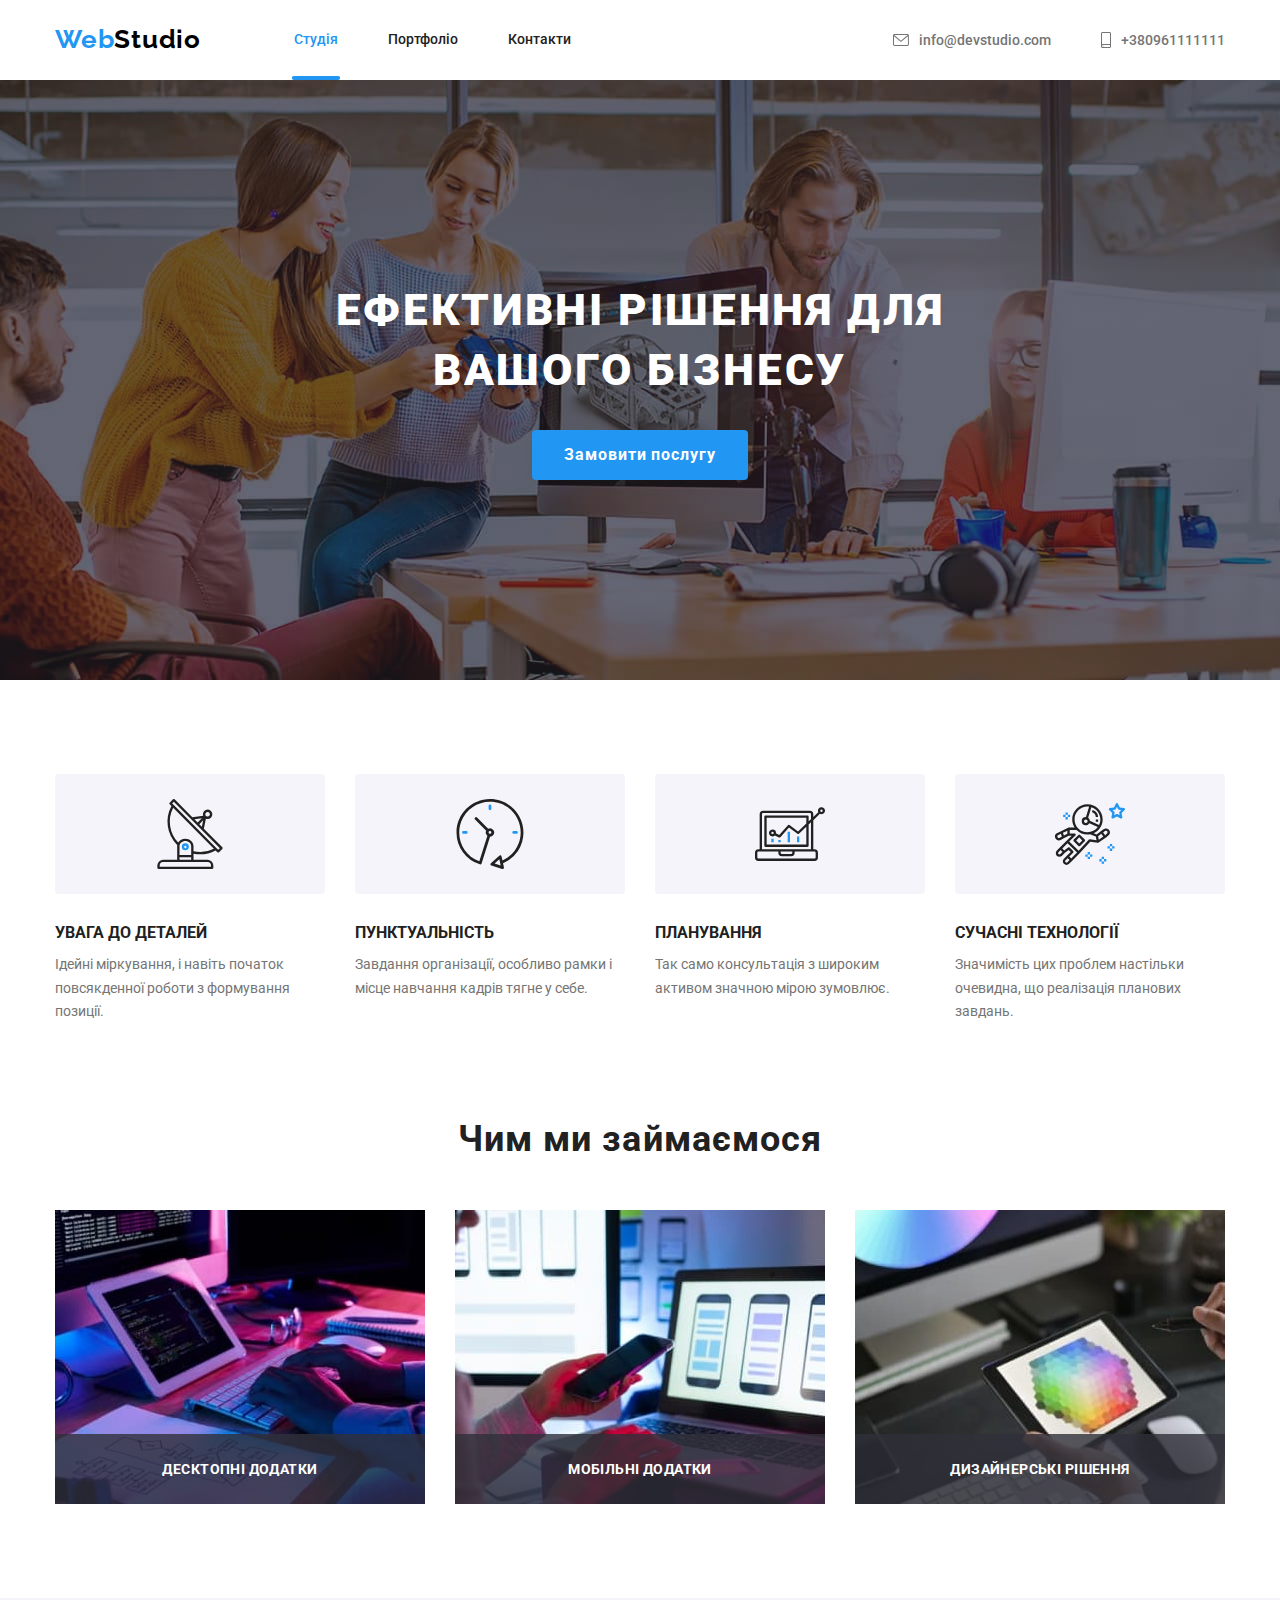
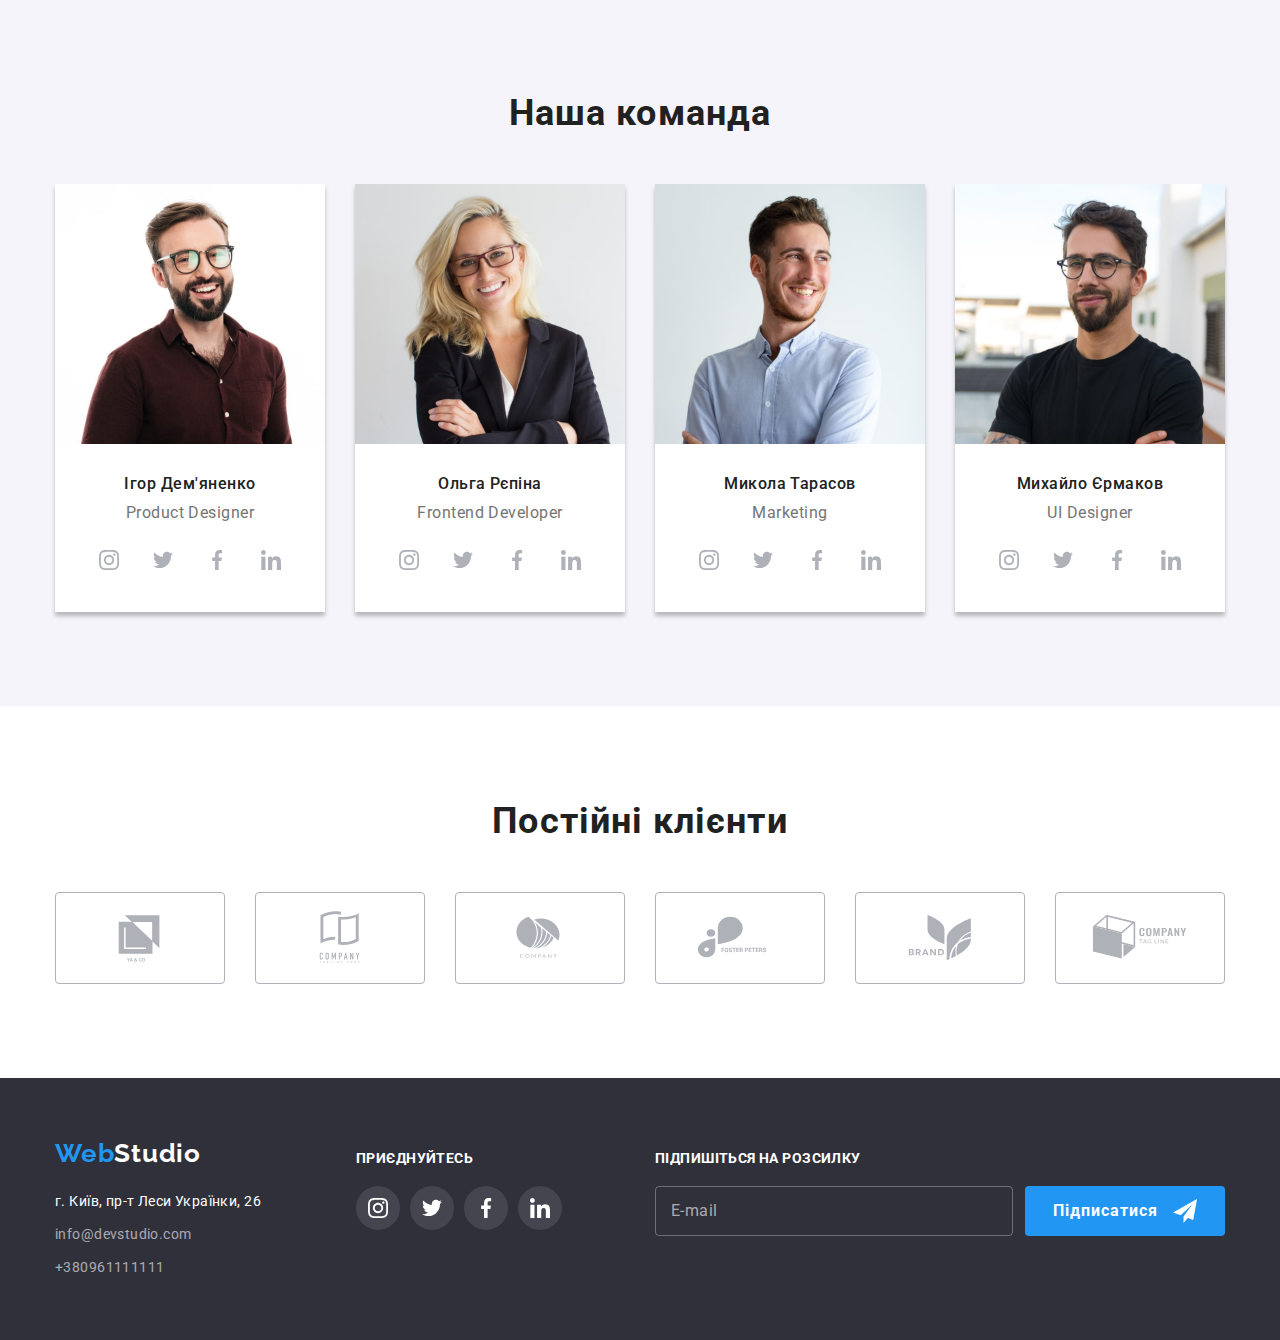
<file: index.html>
<!DOCTYPE html>
    <html lang="uk">
    <head>
        <meta charset="UTF-8">
        <meta http-equiv="X-UA-Compatible" content="IE=edge">
        <meta name="viewport" content="width=device-width, initial-scale=1.0">
        <link rel="preconnect" href="https://fonts.googleapis.com">
        <link rel="preconnect" href="https://fonts.gstatic.com" crossorigin>
        <link href="https://fonts.googleapis.com/css2?family=Raleway:wght@700&family=Roboto:wght@400;500;700;900&display=swap" rel="stylesheet">
        <link rel="stylesheet" href="https://cdnjs.cloudflare.com/ajax/libs/modern-normalize/1.1.0/modern-normalize.min.css">
        <link rel="stylesheet" href="./css/main.min.css">
        <title>Студія</title>
    </head>
    <body>
    <!--Шапка-->
    
        <header class="header">
            <div class="container header__container">
            <div class="header__logo">
                <a class="link logo" href="./index.html">Web<span class="logo__part">Studio</span></a>
                </div>
                <nav class="navigation navigation__flex">
                    <ul class="list list__menu">
                    <li class="nav-item"><a class="link current nav-item__link" href="./index.html">Студія</a></li>
                    <li class="nav-item"><a class="link nav-item__link" href="./portfollio.html">Портфоліо</a></li>
                    <li class="nav-item"><a class="link nav-item__link" href="#">Контакти</a></li>
                </ul>
            </nav>
            <ul class="list address address__flex ">
                <li class="contact"><a class="link contact__link" href="mailto:info@devstudio.com">
                    <svg class="contact__icons" width="16" height="12">
                        <use href="./images/icons.svg#icon-envelope"></use>
                    </svg>
                    info@devstudio.com</a></li>
                <li class="contact"><a class="link contact__link" href="tel:+380961111111">
                    <svg class="contact__icons" width="10" height="16">
                        <use href="./images/icons.svg#icon-smartphone"></use>
                    </svg>
                    +380961111111</a></li>
                </ul>
                <button class="header__btn" type="button" data-menu-open>
                    <svg class="header__btn-icons" width="24" height="16">
                        <use href="./images/icons.svg#icon-menu_24px"></use>
                    </svg>
                </button>
            </div>
            <div class=" mob-menu is-hidden" data-menu>
                <div class="container-mob">
                <button class="mob-btn-close" type="button" data-menu-close>
                    <svg class="mob-btn-icons" width="40" height="40">
                        <use href="./images/icons.svg#icon-close-black"></use>
                    </svg>
                </button>
                <ul class="list list-mob-menu">
                    <li class="mob-item"><a class="link mob-item__link" href="./index.html">Студія</a></li>
                    <li class="mob-item"><a class="link mob-item__link" href="./portfollio.html">Портфоліо</a></li>
                    <li class="mob-item"><a class="link mob-item__link" href="#">Контакти</a></li>
                </ul>
                <div class="contact-mob-menu">
                <ul class="list address-mob ">
                    <li class="contact-mob"><a class="link contact-mob__link" href="tel:+380961111111">
                        +380961111111</a></li>
                    <li class="contact-mob"><a class="link contact-mail__link" href="mailto:info@devstudio.com">
                    info@devstudio.com</a></li>
                   
                    </ul>
                <ul class="list soc-mob-menu">
                    <li class="soc-mob"><a class="link soc-mob-link"
                        href="#">Instagram
                        </a></li>
                    <li class="soc-mob"><a class="link soc-mob-link"
                        href="#">Twitter
                    </a></li>
                    <li class="soc-mob"><a class="link soc-mob-link"
                        href="#">Facebook
                    </a></li>
                    <li class="soc-mob"><a class="link soc-mob-link"
                        href="#">LinkedIn
                    </a></li>
                </ul>
            </div>
            </div>
            </div>
        </header>

        <!--Основний контент-->
        <main>
            <!--Hero-->
    <section class="hero hero__section">
        <div class="container">

        <h1 class="hero__title">Ефективні рішення для вашого бізнесу</h1>
        <button class="btn hero__button" type="button" data-modal-open>Замовити послугу</button>
        </div>
    </section>

    <!--Skills-->
    <section class="section section__skills skills">
        <div class="container">
        <h2  hidden>Наші переваги</h2>
        <ul class="list skills__flex">
            <li class="skills__item skills__icon-antenna">
                <h3 class="skills__title">УВАГА ДО ДЕТАЛЕЙ</h3>
                <p class="skills__p">Ідейні міркування, і навіть початок повсякденної роботи з формування позиції.</p>
            </li>
            
            <li class="skills__item skills__icon-clock">
                <h3 class="skills__title">ПУНКТУАЛЬНІСТЬ</h3>
                <p class="skills__p">Завдання організації, особливо рамки і місце навчання кадрів тягне у себе.</p>
            </li>

            <li class="skills__item skills__icon-diagram">
                <h3 class="skills__title">ПЛАНУВАННЯ</h3>
                <p class="skills__p">Так само консультація з широким активом значною мірою зумовлює.</p>
            </li>

            <li class="skills__item skills__icon-astronaut">
                <h3 class="skills__title">СУЧАСНІ ТЕХНОЛОГІЇ</h3>
                <p class="skills__p">Значимість цих проблем настільки очевидна, що реалізація планових завдань.</p>
            </li>
        </ul>
    </div>
    </section>

    <!--Work-->
     <section class="section work">
        <div class="container">
        <h2 class="section__title">Чим ми займаємося</h2>
        <ul class="list work__flex">

            <li class="work__item">
                <img  
                srcset="./images/foto1.jpg 1x, ./images/foto1-2x.jpg 2x"
                src="./images/foto1.jpg" alt="Десктопні додатки" width="370">
                <p class="work__koment">Десктопні додатки</p>
            </li>
 
            <li class="work__item">
                <img 
                srcset="./images/foto2.jpg 1x, ./images/foto2-2x.jpg 2x"
                src="./images/foto2.jpg" alt="Мобільні додатки" width="370">
                <p class="work__koment">Мобільні додатки</p>
            </li>

            <li class="work__item">
                <img 
                srcset="./images/foto3.jpg 1x, ./images/foto3-2x.jpg 2x"
                src="./images/foto3.jpg" alt="Дизайнерські рішення" width="370">
                <p class="work__koment">Дизайнерські рішення</p>
            </li>
        </ul>
        </div>
    </section>

        <!--team-->
       <section class="section team">
            <div class="container">
            <h2 class="section__title">Наша команда</h2>
            <ul class="list team__flex">
               
                <li class="team__li">
                    <picture>
                        <source 
                        srcset="./images/igor_dem.jpg 1x, ./images/igor_dem-2x.jpg 2x"
                        media="(min-width:1200px)" >
                        <source
                        srcset="./images/igor_dem-tab.jpg 1x, ./images/igor_dem-tab-2x.jpg 2x"
                        media="(min-width:768px)">
                        <source
                        srcset="./images/igor_dem-mob.jpg 1x, ./images/igor_dem-mob-2x.jpg 2x"
                        media="(max-width:767px)">
                        <img src="./images/igor_dem-mob.jpg" alt="фото Ігоря Дем'яненко" width="450">
                    </picture>
                    <div class="team__name">
                    <h3 class="team__title">Ігор Дем'яненко</h3>
                    <p class="team__office" lang="en">Product Designer</p>
                    <ul class="list team__soc-list">
                        <li class="team__soc-item">
                             <a class="team__soc-link link" href="#">
                                <svg class="team__soc-icons" width="20" height="20">
                                    <use href="./images/icons.svg#icon-instagram"></use>
                                </svg>
                             </a>
                            </li>
                            <li class="team__soc-item">
                                <a class="team__soc-link link" href="#">
                                    <svg class="team__soc-icons" width="20" height="20">
                                        <use href="./images/icons.svg#icon-twitter"></use>
                                    </svg>
                                </a>
                               </li>
                               <li class="team__soc-item">
                                <a class="team__soc-link link" href="#">
                                    <svg class="team__soc-icons" width="20" height="20">
                                        <use href="./images/icons.svg#icon-facebook"></use>
                                    </svg>
                                </a>
                               </li>
                               <li class="team__soc-item">
                                <a class="team__soc-link link" href="#">
                                    <svg class="team__soc-icons" width="20" height="20">
                                        <use href="./images/icons.svg#icon-linkedin"></use>
                                    </svg>
                                </a>
                               </li>
                    </ul>
                </div>
                </li>
            
                <li class="team__li">
                    <picture>
                        <source 
                        srcset="./images/olga.jpg 1x, ./images/olga-2x.jpg 2x"
                        media="(min-width:1200px)" >
                        <source
                        srcset="./images/olga-tab.jpg 1x, ./images/olga-tab-2x.jpg 2x"
                        media="(min-width:768px)">
                        <source
                        srcset="./images/olga-mob.jpg 1x, ./images/olga-mob-2x.jpg 2x"
                        media="(max-width:767px)">
                        <img src="./images/olga-mob.jpg" alt="фото Ольга Рєпіна" width="450">
                    </picture>
                    <div class="team__name">
                    <h3 class="team__title">Ольга Рєпіна</h3>
                    <p class="team__office" lang="en">Frontend Developer</p>
                    <ul class="team__soc-list list">
                        <li class="team__soc-item">
                             <a class="team__soc-link link" href="#">
                                <svg class="team__soc-icons" width="20" height="20">
                                    <use href="./images/icons.svg#icon-instagram"></use>
                                </svg>
                             </a>
                            </li>
                            <li class="team__soc-item">
                                <a class="team__soc-link link" href="#">
                                    <svg class="team__soc-icons" width="20" height="20">
                                        <use href="./images/icons.svg#icon-twitter"></use>
                                    </svg>
                                </a>
                               </li>
                               <li class="team__soc-item">
                                <a class="team__soc-link link" href="#">
                                    <svg class="team__soc-icons" width="20" height="20">
                                        <use href="./images/icons.svg#icon-facebook"></use>
                                    </svg>
                                </a>
                               </li>
                               <li class="team__soc-item">
                                <a class="team__soc-link link" href="#">
                                    <svg class="team__soc-icons" width="20" height="20">
                                        <use href="./images/icons.svg#icon-linkedin"></use>
                                    </svg>
                                </a>
                               </li>
                    </ul>
                </div>
                </li>

                <li class="team__li">
                    <picture>
                        <source 
                        srcset="./images/mikola.jpg 1x, ./images/mikola-2x.jpg 2x"
                        media="(min-width:1200px)" >
                        <source
                        srcset="./images/mikola-tab.jpg 1x, ./images/mikola-tab-2x.jpg 2x"
                        media="(min-width:768px)">
                        <source
                        srcset="./images/mikola-mob.jpg 1x, ./images/mikola-mob-2x.jpg 2x"
                        media="(max-width:767px)">
                        <img src="./images/mikola-mob.jpg" alt="фото Микола Тарасов" width="450">
                    </picture>
                    <div class="team__name">
                    <h3 class="team__title">Микола Тарасов</h3>
                    <p class="team__office" lang="en">Marketing</p>
                    <ul class="team__soc-list list">
                        <li class="team__soc-item">
                             <a class="team__soc-link link" href="#">
                                <svg class="team__soc-icons" width="20" height="20">
                                    <use href="./images/icons.svg#icon-instagram"></use>
                                </svg>
                             </a>
                            </li>
                            <li class="team__soc-item">
                                <a class="team__soc-link link" href="#">
                                    <svg class="team__soc-icons" width="20" height="20">
                                        <use href="./images/icons.svg#icon-twitter"></use>
                                    </svg>
                                </a>
                               </li>
                               <li class="team__soc-item">
                                <a class="team__soc-link link" href="#">
                                    <svg class="team__soc-icons" width="20" height="20">
                                        <use href="./images/icons.svg#icon-facebook"></use>
                                    </svg>
                                </a>
                               </li>
                               <li class="team__soc-item">
                                <a class="team__soc-link link" href="#">
                                    <svg class="team__soc-icons" width="20" height="20">
                                        <use href="./images/icons.svg#icon-linkedin"></use>
                                    </svg>
                                </a>
                               </li>
                    </ul>
                </div>
                </li>

                <li class="team__li">
                    <picture>
                        <source 
                        srcset="./images/mihailo.jpg 1x, ./images/mihailo-2x.jpg 2x"
                        media="(min-width:1200px)" >
                        <source
                        srcset="./images/mihailo-tab.jpg 1x, ./images/mihailo-tab-2x.jpg 2x"
                        media="(min-width:768px)">
                        <source
                        srcset="./images/mihailo-mob.jpg 1x, ./images/mihailo-mob-2x.jpg 2x"
                        media="(max-width:767px)">
                        <img src="./images/mihailo-mob.jpg" alt="фото Михайло Єрмаков" width="450">
                    </picture>
                    <div class="team__name">
                    <h3 class="team__title">Михайло Єрмаков</h3>
                    <p class="team__office" lang="en">UI Designer</p>
                    <ul class="team__soc-list list">
                        <li class="team__soc-item">
                             <a class="team__soc-link link" href="#">
                                <svg class="team__soc-icons" width="20" height="20">
                                    <use href="./images/icons.svg#icon-instagram"></use>
                                </svg>
                             </a>
                            </li>
                            <li class="team__soc-item">
                                <a class="team__soc-link link" href="#">
                                    <svg class="team__soc-icons" width="20" height="20">
                                        <use href="./images/icons.svg#icon-twitter"></use>
                                    </svg>
                                </a>
                               </li>
                               <li class="team__soc-item">
                                <a class="team__soc-link link" href="#">
                                    <svg class="team__soc-icons" width="20" height="20">
                                        <use href="./images/icons.svg#icon-facebook"></use>
                                    </svg>
                                </a>
                               </li>
                               <li class="team__soc-item">
                                <a class="team__soc-link link" href="#">
                                    <svg class="team__soc-icons" width="20" height="20">
                                        <use href="./images/icons.svg#icon-linkedin"></use>
                                    </svg>
                                </a>
                               </li>
                    </ul>
                </div>
                </li>
            </ul>
        </div>
        </section>

<!--clients-->
    <section class="section clients">
      <div class="container">
        <h2 class="section__title">Постійні клієнти</h2>
        <ul class="list client__list">
            <li class="client__logo">
                <a class="client__logo-link link" href="#">
                    <svg class="client__logo-icons" width="106" height="60">
                        <use href="./images/icons.svg#icon-Logo_1"></use>
                    </svg>
                 </a>
            </li>
            <li class="client__logo">
                <a class="client__logo-link link" href="#">
                    <svg class="client__logo-icons" width="106" height="60">
                        <use href="./images/icons.svg#icon-Logo_2"></use>
                    </svg>
                 </a>
            </li>
            <li class="client__logo">
                <a class="client__logo-link link" href="#">
                    <svg class="client__logo-icons" width="106" height="60">
                        <use href="./images/icons.svg#icon-Logo_3"></use>
                    </svg>
                 </a>
            </li>
            <li class="client__logo">
                <a class="client__logo-link link" href="#">
                    <svg class="client__logo-icons" width="106" height="60">
                        <use href="./images/icons.svg#icon-Logo_4"></use>
                    </svg>
                 </a>
            </li>
            <li class="client__logo">
                <a class="client__logo-link link" href="#">
                    <svg class="client__logo-icons" width="106" height="60">
                        <use href="./images/icons.svg#icon-Logo_5"></use>
                    </svg>
                 </a>
            </li>
            <li class="client__logo">
                <a class="client__logo-link link" href="#">
                    <svg class="client__logo-icons" width="106" height="60">
                        <use href="./images/icons.svg#icon-Logo_6"></use>
                    </svg>
                 </a>
            </li>
        </ul>
        </div>
        </section>
        </main>
        <!--підвал-->
    <footer class="footer footer__section">
        <div class="container container__footer">
            <div class="footer__tab">
        <div class="footer__contact">
        <a class="link logo" href="./index.html">Web<span class="footer__logo">Studio</span></a>
        <address class="address footer__address">
            <ul class="list">
                <li class="address__li"><a class="link address__link" href="https://goo.gl/maps/CPtrU1FHBa2aNyZL9" target="_blank" rel="noopener noreferrer nofollow">г. Київ, пр-т Леси Українки, 26</a> </li>
                <li class="address__li"><a class="link address__link address__color" href="mailto:info@devstudio.com">info@devstudio.com</a></li>
                <li class="address__li"><a class="link address__link address__color" href="tel:+380961111111">+380961111111</a></li>
            </ul>
        </address>
    </div>
    <div class="footer-soc">
        <h1 class="footer-soc__title">приєднуйтесь</h1>
            <ul class="footer-soc__list list">
                <li class="footer-soc__item">
                     <a class="footer-soc__link link" href="#">
                        <svg class="footer-soc__icons" width="20" height="20">
                            <use href="./images/icons.svg#icon-instagram"></use>
                        </svg>
                     </a>
                    </li>
                    <li class="footer-soc__item">
                        <a class="footer-soc__link link" href="#">
                            <svg class="footer-soc__icons" width="20" height="20">
                                <use href="./images/icons.svg#icon-twitter"></use>
                            </svg>
                        </a>
                       </li>
                       <li class="footer-soc__item">
                        <a class="footer-soc__link link" href="#">
                            <svg class="footer-soc__icons" width="20" height="20">
                                <use href="./images/icons.svg#icon-facebook"></use>
                            </svg>
                        </a>
                       </li>
                       <li class="footer-soc__item">
                        <a class="footer-soc__link link" href="#">
                            <svg class="footer-soc__icons" width="20" height="20">
                                <use href="./images/icons.svg#icon-linkedin"></use>
                            </svg>
                        </a>
                       </li>
            </ul>
    </div>
    </div>
    <form class="form-footer">
        <label for="mailing-futer" class="form-footer__title">Підпишіться на розсилку</label>
        <div class="form-footer__mailing">
        <input type="email" name="mailing-email" class="form-footer__input" id="mailing-futer" placeholder="E-mail">
        <button type="submit" class="btn form-footer__btn">Підписатися
            <svg class="form-footer__-btn-icons" width="24" height="24">
                <use href="./images/icons.svg#icon-icon_send"></use>
            </svg>    
        </button>
    </div>
    </form>
        </div>

    </footer>

    <!--модалка-->

    <div class="backdrop is-hidden" data-modal>
        <div class="modal">

            <button type="button" class="modal-close" data-modal-close>
                <svg class="modal-close-icons" width="18" height="18">
                    <use href="./images/icons.svg#icon-close-black"></use>
                </svg>
            </button>

            <p class="modal-title">Залиште свої дані, ми вам передзвонимо</p>

            <form class="modal-form">

                <label for="user-name" class="input-label">Ім'я</label>
                <div class="input-wrappe">
                    <input type="text" name="user-name" class="modal-input" id="user-name">
                    <svg class="modal-icons" width="18" height="18">
                        <use href="./images/icons.svg#icon-person_black"></use>
                    </svg>
                </div>

                <label for="user-tel" class="input-label">Телефон</label>
               <div class="input-wrappe">
                <input type="tel"  name="user-tel" class="modal-input" id="user-tel">
                <svg class="modal-icons" width="18" height="18">
                    <use href="./images/icons.svg#icon-phone_black"></use>
                </svg>
            </div>

            <label for="user-email" class="input-label">Пошта</label>
              <div class="input-wrappe">
                <input type="email" name="user-email" class="modal-input" id="user-email">
                <svg class="modal-icons" width="18" height="18">
                    <use href="./images/icons.svg#icon-email_black"></use>
                </svg>
              </div>  

              <label for="koment-text" class="koment-label">Коментар</label>
              <textarea name="koment-text" 
              id="koment-text" 
              class="modal-coment"
              placeholder="Введіть текст"></textarea>

              <div class="modal-checkbox">
                <input  hidden type="checkbox"
                name="consent"
                class="input-check"
                id="consent">
                <label for="consent" class="checkbox-text">
                    <span>
                        <svg class="checkbox-icons" width="16" height="15">
                            <use href="./images/icons.svg#icon-check"></use>
                        </svg> 
                    </span>
                     Погоджуюся з розсилкою та приймаю
                    <a class="link-check link" href="#">Умови договору</a>
                </label>

              </div>

              <button
              type="submit" class="modal-form-btn">Відправити</button>
                

            </form>

        </div>

    </div>
    <script src="./js/modal.js"></script>
    <script src="./js/menu.js"></script>
    </body>
    </html>
</file>
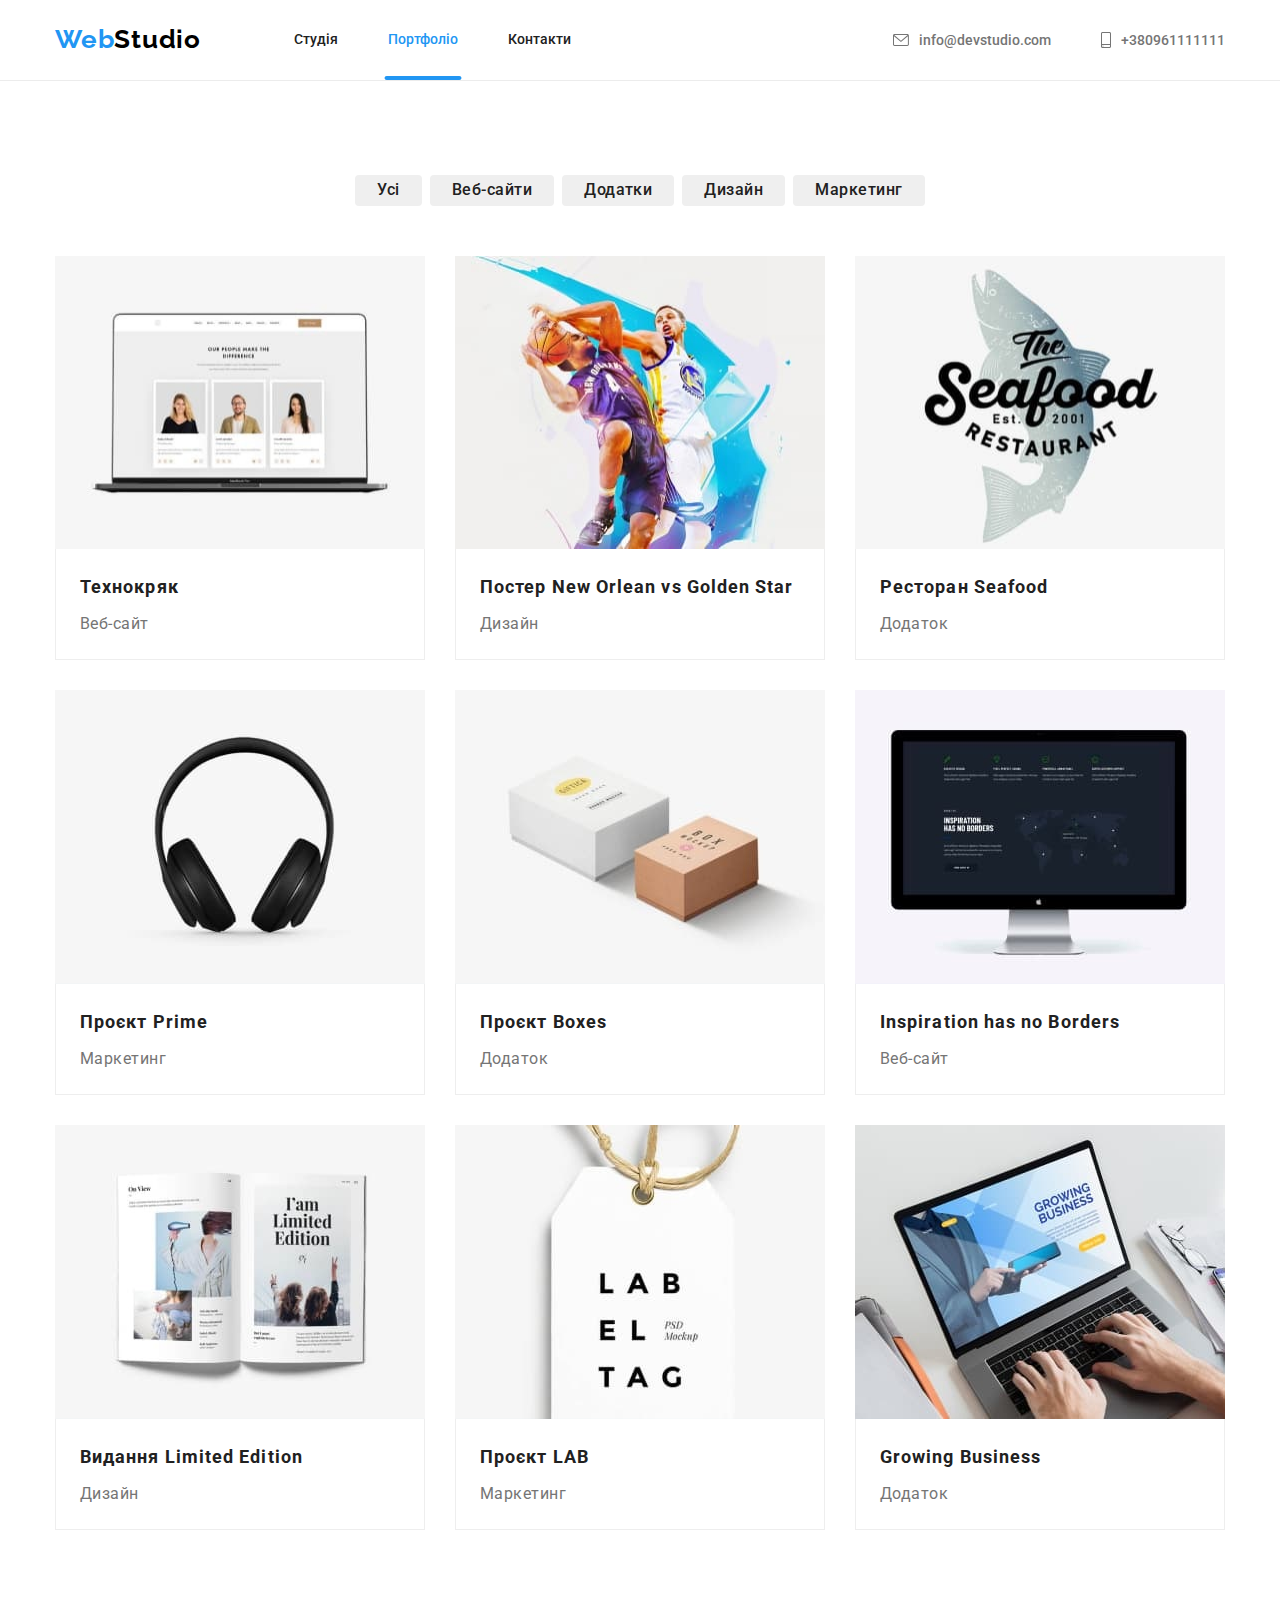
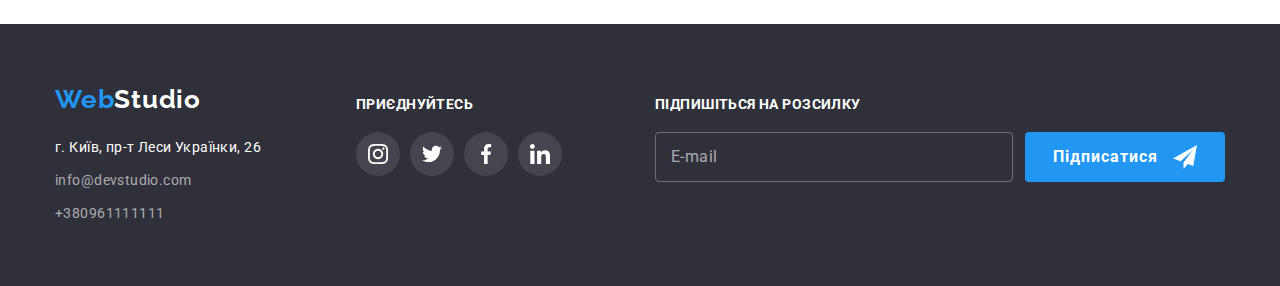
<file: portfollio.html>
<!DOCTYPE html>
<html lang="uk">
<head>
    <meta charset="UTF-8">
    <meta http-equiv="X-UA-Compatible" content="IE=edge">
    <meta name="viewport" content="width=device-width, initial-scale=1.0">
    <link rel="preconnect" href="https://fonts.googleapis.com">
    <link rel="preconnect" href="https://fonts.gstatic.com" crossorigin>
    <link href="https://fonts.googleapis.com/css2?family=Raleway:wght@700&family=Roboto:wght@400;500;700;900&display=swap" rel="stylesheet">
    <link rel="stylesheet" href="https://cdnjs.cloudflare.com/ajax/libs/modern-normalize/1.1.0/modern-normalize.min.css">
    <link rel="stylesheet" href="./css/main.min.css">
    <title>Портфоліо</title>
</head>
<body>
    <!--Шапка-->
    <header class="header header__portfollio">
        <div class="container header__container">
        <div class="header__logo">
            <a class="link logo" href="./index.html">Web<span class="logo__part">Studio</span></a>
            </div>
            <nav class="navigation navigation__flex">
                <ul class="list list__menu">
                <li class="nav-item"><a class="link nav-item__link" href="./index.html">Студія</a></li>
                <li class="nav-item"><a class="link current nav-item__link" href="./portfollio.html">Портфоліо</a></li>
                <li class="nav-item"><a class="link nav-item__link" href="#">Контакти</a></li>
            </ul>
        </nav>
        <ul class="list address address__flex ">
            <li class="contact"><a class="link contact__link" href="mailto:info@devstudio.com">
                <svg class="contact__icons" width="16" height="12">
                    <use href="./images/icons.svg#icon-envelope"></use>
                </svg>
                info@devstudio.com</a></li>
            <li class="contact"><a class="link contact__link" href="tel:+380961111111">
                <svg class="contact__icons" width="10" height="16">
                    <use href="./images/icons.svg#icon-smartphone"></use>
                </svg>
                +380961111111</a></li>
            </ul>
            <button class="header__btn" type="button" data-menu-open>
                <svg class="header__btn-icons" width="24" height="16">
                    <use href="./images/icons.svg#icon-menu_24px"></use>
                </svg>
            </button>
        </div>
        <div class=" mob-menu is-hidden" data-menu>
            <div class="container-mob">
            <button class="mob-btn-close" type="button" data-menu-close>
                <svg class="mob-btn-icons" width="40" height="40">
                    <use href="./images/icons.svg#icon-close-black"></use>
                </svg>
            </button>
            <ul class="list list-mob-menu">
                <li class="mob-item"><a class="link mob-item__link" href="./index.html">Студія</a></li>
                <li class="mob-item"><a class="link mob-item__link" href="./portfollio.html">Портфоліо</a></li>
                <li class="mob-item"><a class="link mob-item__link" href="#">Контакти</a></li>
            </ul>
            <div class="contact-mob-menu">
            <ul class="list address-mob ">
                <li class="contact-mob"><a class="link contact-mob__link" href="tel:+380961111111">
                    +380961111111</a></li>
                <li class="contact-mob"><a class="link contact-mail__link" href="mailto:info@devstudio.com">
                info@devstudio.com</a></li>
               
                </ul>
            <ul class="list soc-mob-menu">
                <li class="soc-mob"><a class="link soc-mob-link"
                    href="#">Instagram
                    </a></li>
                <li class="soc-mob"><a class="link soc-mob-link"
                    href="#">Twitter
                </a></li>
                <li class="soc-mob"><a class="link soc-mob-link"
                    href="#">Facebook
                </a></li>
                <li class="soc-mob"><a class="link soc-mob-link"
                    href="#">LinkedIn
                </a></li>
            </ul>
        </div>
        </div>
        </div>
    </header>
    <!--Основний контент-->
    <main>
        
<section class="section">
    <div class="container">
    <ul class="list list-btn">
        <li><button class="btn-filter" type="button">Усі</button></li>
        <li><button class="btn-filter" type="button">Веб-сайти</button></li>
        <li><button class="btn-filter" type="button">Додатки</button></li>
        <li><button class="btn-filter" type="button">Дизайн</button></li>
        <li><button class="btn-filter" type="button">Маркетинг</button></li>
    </ul>


    <h1 hidden>Портфоліо</h1>
    
    <ul class="list wrap-flex ">
        <li class="li-project"> <a class="card" href="#">
            <div class="box">
                <picture>
                    <source 
                    srcset="./images/texnokryak.jpg 1x, ./images/texnokryak-2x.jpg 2x"
                    media="(min-width:1200px)" >
                    <source
                    srcset="./images/texnokryak-tab.jpg 1x, ./images/texnokryak-tab-2x.jpg 2x"
                    media="(min-width:768px)">
                    <source
                    srcset="./images/texnokryak-mob.jpg 1x, ./images/texnokryak-mob-2x.jpg 2x"
                    media="(max-width:767px)">
                    <img src="./images/texnokryak-mob.jpg" alt="фото Технокряк" width="450">
                </picture>
                    <p class="overlay">Ресурс пропонує комплексні пропозиції з різним рівнем функціоналу та сервісів. Все це дозволить відвідувачу отримати вичерпні відомості про компанію чи приватну особу.</p>
            </div>
            <div class="wrap-card">
                <h2 class="title-card">Технокряк</h2>
                <p class="p-card">Веб-сайт</p>
            </div>
        </a>
        </li>

        <li class="li-project"> <a class="card" href="#">
            <div class="box">
                <picture>
                    <source 
                    srcset="./images/poster.jpg 1x, ./images/poster-2x.jpg 2x"
                    media="(min-width:1200px)" >
                    <source
                    srcset="./images/poster-tab.jpg 1x, ./images/poster-tab-2x.jpg 2x"
                    media="(min-width:768px)">
                    <source
                    srcset="./images/poster-mob.jpg 1x, ./images/poster-mob-2x.jpg 2x"
                    media="(max-width:767px)">
                    <img src="./images/poster-mob.jpg" alt="фото Постер New Orlean vs Golden Star" width="450">
                </picture>
            
            <p class="overlay">Ресурс пропонує комплексні пропозиції з різним рівнем функціоналу та сервісів. Все це дозволить відвідувачу отримати вичерпні відомості про компанію чи приватну особу.</p>
        </div>
            <div class="wrap-card">
            <h2 class="title-card">Постер <lang="en"> New Orlean vs Golden Star</lang></h2>
            <p class="p-card">Дизайн</p>
        </div>
        </a>
        </li>

        <li class="li-project"> <a class="card" href="#">
            <div class="box">
                <picture>
                    <source 
                    srcset="./images/restoran.jpg 1x, ./images/restoran-2x.jpg 2x"
                    media="(min-width:1200px)" >
                    <source
                    srcset="./images/restoran-tab.jpg 1x, ./images/restoran-tab-2x.jpg 2x"
                    media="(min-width:768px)">
                    <source
                    srcset="./images/restoran-mob.jpg 1x, ./images/restoran-mob-2x.jpg 2x"
                    media="(max-width:767px)">
                    <img src="./images/restoran-mob.jpg" alt="фото Ресторан Seafood" width="450">
                </picture>
           
            <p class="overlay">Ресурс пропонує комплексні пропозиції з різним рівнем функціоналу та сервісів. Все це дозволить відвідувачу отримати вичерпні відомості про компанію чи приватну особу.</p>
            </div>
            <div class="wrap-card">
            <h2 class="title-card">Ресторан <lang="en">Seafood</lang></h2>
            <p class="p-card">Додаток</p>
        </div>
        </a>
        </li>

        <li class="li-project"> <a class="card" href="#">
            <div class="box">
                <picture>
                    <source 
                    srcset="./images/prime.jpg 1x, ./images/prime-2x.jpg 2x"
                    media="(min-width:1200px)" >
                    <source
                    srcset="./images/prime-tab.jpg 1x, ./images/prime-tab-2x.jpg 2x"
                    media="(min-width:768px)">
                    <source
                    srcset="./images/prime-mob.jpg 1x, ./images/prime-mob-2x.jpg 2x"
                    media="(max-width:767px)">
                    <img src="./images/prime-mob.jpg" alt="фото Проєкт Prime" width="450">
                </picture>
                     <p class="overlay">Ресурс пропонує комплексні пропозиції з різним рівнем функціоналу та сервісів. Все це дозволить відвідувачу отримати вичерпні відомості про компанію чи приватну особу.</p>
            </div>
            <div class="wrap-card">
            <h2 class="title-card">Проєкт <lang="en"></lang>Prime</h2>
            <p class="p-card">Маркетинг</p>
        </div>
        </a>
        </li>

        <li class="li-project"> <a class="card" href="#">
            <div class="box">
                <picture>
                    <source 
                    srcset="./images/boxes.jpg 1x, ./images/boxes-2x.jpg 2x"
                    media="(min-width:1200px)" >
                    <source
                    srcset="./images/boxes-tab.jpg 1x, ./images/boxes-tab-2x.jpg 2x"
                    media="(min-width:768px)">
                    <source
                    srcset="./images/boxes-mob.jpg 1x, ./images/boxes-mob-2x.jpg 2x"
                    media="(max-width:767px)">
                    <img src="./images/boxes-mob.jpg" alt="фото Проєкт Boxes" width="450">
                </picture>
          
            <p class="overlay">Ресурс пропонує комплексні пропозиції з різним рівнем функціоналу та сервісів. Все це дозволить відвідувачу отримати вичерпні відомості про компанію чи приватну особу.</p>
            </div>
            
            <div class="wrap-card">
            <h2 class="title-card">Проєкт <lang="en">Boxes</lang></h2>
            <p class="p-card">Додаток</p>
        </div>
        </a>
        </li>

        <li class="li-project"> <a class="card" href="#">
            <div class="box">
                <picture>
                    <source 
                    srcset="./images/inspiration.jpg 1x, ./images/inspiration-2x.jpg 2x"
                    media="(min-width:1200px)" >
                    <source
                    srcset="./images/inspiration-tab.jpg 1x, ./images/inspiration-tab-2x.jpg 2x"
                    media="(min-width:768px)">
                    <source
                    srcset="./images/inspiration-mob.jpg 1x, ./images/inspiration-mob-2x.jpg 2x"
                    media="(max-width:767px)">
                    <img src="./images/inspiration-mob.jpg" alt="веб-сайт Inspiration has no Borders" width="450">
                </picture>
                        <p class="overlay">Ресурс пропонує комплексні пропозиції з різним рівнем функціоналу та сервісів. Все це дозволить відвідувачу отримати вичерпні відомості про компанію чи приватну особу.</p>
            </div>
            <div class="wrap-card">
            <h2 class="title-card"><lang="en">Inspiration has no Borders</lang></h2>
            <p class="p-card">Веб-сайт</p>
        </div>  
        </a>
        </li>

        <li class="li-project"> <a class="card" href="#">
            <div class="box">
                <picture>
                    <source 
                    srcset="./images/magasin.jpg 1x, ./images/magasin-2x.jpg 2x"
                    media="(min-width:1200px)" >
                    <source
                    srcset="./images/magasin-tab.jpg 1x, ./images/magasin-tab-2x.jpg 2x"
                    media="(min-width:768px)">
                    <source
                    srcset="./images/magasin-mob.jpg 1x, ./images/magasin-mob-2x.jpg 2x"
                    media="(max-width:767px)">
                    <img src="./images/magasin-mob.jpg" alt="Видання Limited Edition" width="450">
                </picture>
                     <p class="overlay">Ресурс пропонує комплексні пропозиції з різним рівнем функціоналу та сервісів. Все це дозволить відвідувачу отримати вичерпні відомості про компанію чи приватну особу.</p>
            </div>
            <div class="wrap-card">
            <h2 class="title-card">Видання<lang="en"> Limited Edition</lang></h2>
            <p class="p-card">Дизайн</p>
        </div>
        </a>
        </li>

        <li class="li-project"> <a class="card" href="#">
            <div class="box">
             <picture>
                <source 
                srcset="./images/lab.jpg 1x, ./images/lab-2x.jpg 2x"
                media="(min-width:1200px)" >
                <source
                srcset="./images/lab-tab.jpg 1x, ./images/lab-tab-2x.jpg 2x"
                media="(min-width:768px)">
                <source
                srcset="./images/lab-mob.jpg 1x, ./images/lab-mob-2x.jpg 2x"
                media="(max-width:767px)">
                <img src="./images/lab-mob.jpg" alt="Проєкт LAB" width="450">
            </picture>
            
            <p class="overlay">Ресурс пропонує комплексні пропозиції з різним рівнем функціоналу та сервісів. Все це дозволить відвідувачу отримати вичерпні відомості про компанію чи приватну особу.</p>
            </div>
            <div class="wrap-card">
            <h2 class="title-card">Проєкт <lang="en">LAB</lang></h2>
            <p class="p-card">Маркетинг</p>
        </div>
        </a>
        </li>

        <li class="li-project"> <a class="card" href="#">
            <div class="box">
                <picture>
                    <source 
                    srcset="./images/growing.jpg 1x, ./images/growing-2x.jpg 2x"
                    media="(min-width:1200px)" >
                    <source
                    srcset="./images/growing-tab.jpg 1x, ./images/growing-tab-2x.jpg 2x"
                    media="(min-width:768px)">
                    <source
                    srcset="./images/growing-mob.jpg 1x, ./images/growing-mob-2x.jpg 2x"
                    media="(max-width:767px)">
                    <img src="./images/growing-mob.jpg" alt="Додаток Growing Business" width="450">
                </picture>
            
            <p class="overlay">Ресурс пропонує комплексні пропозиції з різним рівнем функціоналу та сервісів. Все це дозволить відвідувачу отримати вичерпні відомості про компанію чи приватну особу.</p>
            </div>
            <div class="wrap-card">
            <h2 class="title-card"><lang="en">Growing Business</lang></h2>
            <p class="p-card">Додаток</p>
        </div>
        </a>
        </li>

    </ul>
</div>
</section>
    </main>
      <!--підвал-->
      <footer class="footer footer__section">
        <div class="container container__footer">
            <div class="footer__tab">
        <div class="footer__contact">
        <a class="link logo" href="./index.html">Web<span class="footer__logo">Studio</span></a>
        <address class="address footer__address">
            <ul class="list">
                <li class="address__li"><a class="link address__link" href="https://goo.gl/maps/CPtrU1FHBa2aNyZL9" target="_blank" rel="noopener noreferrer nofollow">г. Київ, пр-т Леси Українки, 26</a> </li>
                <li class="address__li"><a class="link address__link address__color" href="mailto:info@devstudio.com">info@devstudio.com</a></li>
                <li class="address__li"><a class="link address__link address__color" href="tel:+380961111111">+380961111111</a></li>
            </ul>
        </address>
    </div>
    <div class="footer-soc">
        <h1 class="footer-soc__title">приєднуйтесь</h1>
            <ul class="footer-soc__list list">
                <li class="footer-soc__item">
                     <a class="footer-soc__link link" href="#">
                        <svg class="footer-soc__icons" width="20" height="20">
                            <use href="./images/icons.svg#icon-instagram"></use>
                        </svg>
                     </a>
                    </li>
                    <li class="footer-soc__item">
                        <a class="footer-soc__link link" href="#">
                            <svg class="footer-soc__icons" width="20" height="20">
                                <use href="./images/icons.svg#icon-twitter"></use>
                            </svg>
                        </a>
                       </li>
                       <li class="footer-soc__item">
                        <a class="footer-soc__link link" href="#">
                            <svg class="footer-soc__icons" width="20" height="20">
                                <use href="./images/icons.svg#icon-facebook"></use>
                            </svg>
                        </a>
                       </li>
                       <li class="footer-soc__item">
                        <a class="footer-soc__link link" href="#">
                            <svg class="footer-soc__icons" width="20" height="20">
                                <use href="./images/icons.svg#icon-linkedin"></use>
                            </svg>
                        </a>
                       </li>
            </ul>
    </div>
    </div>

    <form class="form-footer">
        <label for="mailing-futer" class="form-footer__title">Підпишіться на розсилку</label>
        <div class="form-footer__mailing">
        <input type="email" name="mailing-email" class="form-footer__input" id="mailing-futer" placeholder="E-mail">
        <button type="submit" class="btn form-footer__btn">Підписатися
            <svg class="form-footer__-btn-icons" width="24" height="24">
                <use href="./images/icons.svg#icon-icon_send"></use>
            </svg>    
        </button>
    </div>
    </form>
        </div>

    </footer>
    <script src="./js/menu.js"></script>
</body>
</html>
</file>
<file: css/main.min.css>
:root{--primery--color:#757575;--title--color:#212121;--blac--color:#000000;--white--color:#FFFFFF;--blue--color:#2196F3;--btn--hover--color: #188ce8;--section--color:#2F303A;--body--bg--color:#F5F5F5;--card--bg--color:#EEEEEE;--section--bg--color:#F5F4FA;--icons--color: #AFB1B8;--logo--fonts:"Raleway", sans-serif;--primery--fonts:"Roboto", sans-serif}h1,h2,h3,h4,h5,h6,p{margin:0}ul{margin:0;padding:0}img{display:block;max-width:100%;width:100%;height:auto}body{margin:0;color:var(--primery--color);font-family:var(--primery--fonts);font-weight:400;font-size:14px;line-height:1.71}.no-sroll{overflow:hidden}.logo{background:rgba(0,0,0,0);color:var(--blue--color);font-family:var(--logo--fonts);font-weight:700;font-size:24px;line-height:28px;letter-spacing:.03em}@media screen and (min-width: 1200px){.logo{font-size:26px;line-height:31px}}.link{text-decoration:none;outline:none}.list{margin:0;padding:0;list-style:none}.container{padding-left:15px;padding-right:15px;margin:0 auto;width:100%}@media screen and (min-width: 480px){.container{max-width:480px}}@media screen and (min-width: 768px){.container{max-width:768px}}@media screen and (min-width: 1200px){.container{max-width:1200px}}.section{padding-top:60px;padding-bottom:60px}@media screen and (min-width: 1200px){.section{padding-top:94px;padding-bottom:94px}}.btn{font-family:var(--primery--fonts);font-weight:700;font-size:16px;line-height:30px;letter-spacing:.06em;cursor:pointer;border:none;outline:none;border-radius:4px;-webkit-transition:background-color 250ms cubic-bezier(0.4, 0, 0.2, 1);transition:background-color 250ms cubic-bezier(0.4, 0, 0.2, 1)}.btn:hover,.btn:focus{background-color:var(--btn--hover--color)}.backdrop{position:fixed;top:0;width:100%;height:100%;background-color:rgba(0,0,0,.2);-webkit-transition:opacity 500ms linear,visibility 500ms linear;transition:opacity 500ms linear,visibility 500ms linear}.modal{position:absolute;top:50%;left:50%;padding:40px;width:90%;min-height:609px;background-color:var(--white--color);border-radius:4px;-webkit-box-shadow:0px 1px 3px rgba(0,0,0,.12),0px 1px 1px rgba(0,0,0,.14),0px 2px 1px rgba(0,0,0,.2);box-shadow:0px 1px 3px rgba(0,0,0,.12),0px 1px 1px rgba(0,0,0,.14),0px 2px 1px rgba(0,0,0,.2);-webkit-transform:translate(-50%, -50%) scale(1);transform:translate(-50%, -50%) scale(1);-webkit-transition:-webkit-transform 550ms linear;transition:-webkit-transform 550ms linear;transition:transform 550ms linear;transition:transform 550ms linear, -webkit-transform 550ms linear}@media screen and (min-width: 480px){.modal{width:450px}}@media screen and (min-width: 1200px){.modal{width:528px;min-height:581px}}.backdrop .is-hidden .modal{-webkit-transform:translate(-50%, -50%) scale(0);transform:translate(-50%, -50%) scale(0)}.modal-close{position:absolute;right:8px;top:8px;display:-webkit-box;display:-ms-flexbox;display:flex;-webkit-box-align:center;-ms-flex-align:center;align-items:center;-webkit-box-pack:center;-ms-flex-pack:center;justify-content:center;width:30px;height:30px;border:1px solid rgba(0,0,0,.1);border-radius:50%;background-color:rgba(0,0,0,0);fill:var(--blac--color);-webkit-box-shadow:0px 1px 3px 0px rgba(0,0,0,.12);box-shadow:0px 1px 3px 0px rgba(0,0,0,.12);cursor:pointer;-webkit-transition:background-color 250ms cubic-bezier(0.4, 0, 0.2, 1),fill 250ms cubic-bezier(0.4, 0, 0.2, 1);transition:background-color 250ms cubic-bezier(0.4, 0, 0.2, 1),fill 250ms cubic-bezier(0.4, 0, 0.2, 1)}.modal-close:hover,.modal-close:focus{background-color:var(--btn--hover--color);fill:var(--white--color)}.is-hidden{opacity:0;visibility:hidden;pointer-events:none}.modal-title{margin-bottom:12px;font-weight:700;font-size:20px;line-height:30px;text-align:center;letter-spacing:.03em;color:var(--title--color)}@media screen and (min-width: 1200px){.modal-title{line-height:23px}}.input-wrappe{position:relative;margin-bottom:10px}.input-label{margin-bottom:4px;font-size:12px;letter-spacing:.01em;line-height:14px;color:var(--primery--color)}.modal-input{padding-left:42px;padding-right:12px;width:100%;height:40px;outline:rgba(0,0,0,0);border:1px solid rgba(33,33,33,.2);border-radius:4px;background-color:rgba(0,0,0,0);cursor:pointer;-webkit-transition:border-color 250ms cubic-bezier(0.4, 0, 0.2, 1);transition:border-color 250ms cubic-bezier(0.4, 0, 0.2, 1)}.modal-input:focus{border-color:var(--blue--color)}.modal-icons{position:absolute;left:12px;top:50%;-webkit-transform:translateY(-50%);transform:translateY(-50%);fill:var(--title--color);-webkit-transition:fill 250ms cubic-bezier(0.4, 0, 0.2, 1);transition:fill 250ms cubic-bezier(0.4, 0, 0.2, 1)}.modal-input:focus+.modal-icons{fill:var(--blue--color)}.koment-label{margin-bottom:4px;font-weight:400;font-size:12px;line-height:14px;letter-spacing:.01em;color:var(--primery--color)}.modal-coment{margin-bottom:20px;padding:12px 16px;font-weight:400;font-size:12px;line-height:14px;letter-spacing:.01em;width:100%;height:120px;outline:rgba(0,0,0,0);border:1px solid rgba(33,33,33,.2);border-radius:4px;resize:none;cursor:pointer;-webkit-transition:border-color 250ms cubic-bezier(0.4, 0, 0.2, 1);transition:border-color 250ms cubic-bezier(0.4, 0, 0.2, 1)}.modal-coment::-webkit-input-placeholder{font-weight:400;font-size:12px;line-height:14px;letter-spacing:.01em;color:rgba(117,117,117,.5)}.modal-coment::-moz-placeholder{font-weight:400;font-size:12px;line-height:14px;letter-spacing:.01em;color:rgba(117,117,117,.5)}.modal-coment:-ms-input-placeholder{font-weight:400;font-size:12px;line-height:14px;letter-spacing:.01em;color:rgba(117,117,117,.5)}.modal-coment::-ms-input-placeholder{font-weight:400;font-size:12px;line-height:14px;letter-spacing:.01em;color:rgba(117,117,117,.5)}.modal-coment::placeholder{font-weight:400;font-size:12px;line-height:14px;letter-spacing:.01em;color:rgba(117,117,117,.5)}.modal-coment:focus{border-color:var(--blue--color)}.checkbox-text{display:-webkit-box;display:-ms-flexbox;display:flex;margin-bottom:30px;font-size:12px;line-height:14px;letter-spacing:.03em;-webkit-box-align:center;-ms-flex-align:center;align-items:center}.checkbox-text span{display:-webkit-box;display:-ms-flexbox;display:flex;-webkit-box-align:center;-ms-flex-align:center;align-items:center;-webkit-box-pack:center;-ms-flex-pack:center;justify-content:center;margin-right:7px;width:16px;height:15px;border:2px solid var(--title--color);border-radius:2px;fill:rgba(0,0,0,0);-webkit-transition:background-color 250ms cubic-bezier(0.4, 0, 0.2, 1),border 250ms cubic-bezier(0.4, 0, 0.2, 1),fill 250ms cubic-bezier(0.4, 0, 0.2, 1);transition:background-color 250ms cubic-bezier(0.4, 0, 0.2, 1),border 250ms cubic-bezier(0.4, 0, 0.2, 1),fill 250ms cubic-bezier(0.4, 0, 0.2, 1)}.input-check:checked+.checkbox-text span{background-color:var(--btn--hover--color);border:1px solid rgba(0,0,0,0);fill:var(--white--color)}.link-check{font-size:12px;line-height:14px;letter-spacing:.03em;color:var(--blue--color);-webkit-text-decoration-line:underline;text-decoration-line:underline}.modal-form-btn{display:block;margin:0 auto;padding:10px 52px;font-weight:700;font-size:16px;line-height:30px;letter-spacing:.06em;background-color:var(--blue--color);color:var(--white--color);cursor:pointer;border:none;border-radius:4px;-webkit-transition:background-color 250ms cubic-bezier(0.4, 0, 0.2, 1);transition:background-color 250ms cubic-bezier(0.4, 0, 0.2, 1)}.modal-form-btn:hover,.modal-form-btn:focus{background-color:var(--btn--hover--color)}.section__title{margin-top:0%;margin-bottom:50px;font-weight:700;font-size:28px;line-height:33px;letter-spacing:.03em;color:var(--title--color);text-align:center}@media screen and (min-width: 1200px){.section__title{font-size:36px;line-height:42px}}.header__portfollio{border-bottom:1px solid #ececec}.header__container{display:-webkit-box;display:-ms-flexbox;display:flex;-webkit-box-align:center;-ms-flex-align:center;align-items:center;-webkit-box-pack:justify;-ms-flex-pack:justify;justify-content:space-between;padding-top:10px;padding-bottom:10px}@media screen and (min-width: 768px){.header__container{padding-top:0;padding-bottom:0}}@media screen and (min-width: 1200px){.header__container{-webkit-box-pack:start;-ms-flex-pack:start;justify-content:start}}.logo__part{color:var(--blac--color)}.header__btn{display:-webkit-box;display:-ms-flexbox;display:flex;-webkit-box-align:center;-ms-flex-align:center;align-items:center;-webkit-box-pack:center;-ms-flex-pack:center;justify-content:center;cursor:pointer;border:none;outline:none;border-radius:4px;width:40px;height:40px;background-color:rgba(0,0,0,0);fill:var(--blac--color);-webkit-transition:fill 250ms cubic-bezier(0.4, 0, 0.2, 1);transition:fill 250ms cubic-bezier(0.4, 0, 0.2, 1)}.header__btn:hover,.header__btn:focus{fill:var(--btn--hover--color)}@media screen and (min-width: 768px){.header__btn{display:none}}.navigation__flex{display:none}@media screen and (min-width: 768px){.navigation__flex{display:-webkit-box;display:-ms-flexbox;display:flex;-webkit-box-align:center;-ms-flex-align:center;align-items:center}}@media screen and (min-width: 1200px){.navigation__flex{margin-left:93px;margin-right:auto}}.list__menu{display:none}@media screen and (min-width: 768px){.list__menu{display:-webkit-box;display:-ms-flexbox;display:flex;-webkit-box-align:center;-ms-flex-align:center;align-items:center;gap:50px}}.nav-item__link{display:none}@media screen and (min-width: 768px){.nav-item__link{position:relative;display:block;padding-top:32px;padding-bottom:32px;color:var(--title--color);font-weight:500;line-height:1.14;-webkit-transition:color 250ms cubic-bezier(0.4, 0, 0.2, 1);transition:color 250ms cubic-bezier(0.4, 0, 0.2, 1)}.nav-item__link:hover,.nav-item__link:focus{color:var(--blue--color)}.nav-item__link.current::after{display:block;position:absolute;bottom:0;left:0;content:"";width:100%;-webkit-transform:scaleX(1.1);transform:scaleX(1.1);height:4px;border-radius:2px;background-color:currentColor}}.current{color:var(--blue--color)}.address__flex{display:block}@media screen and (min-width: 1200px){.address__flex{display:-webkit-box;display:-ms-flexbox;display:flex;-webkit-box-align:center;-ms-flex-align:center;align-items:center;gap:50px}}.contact:not(:last-child){margin-bottom:10px}@media screen and (min-width: 1200px){.contact:not(:last-child){margin-bottom:0}}.contact__link{display:none}@media screen and (min-width: 768px){.contact__link{display:-webkit-box;display:-ms-flexbox;display:flex;color:var(--primery--color);font-weight:500;font-size:12px;line-height:14px;-webkit-box-align:center;-ms-flex-align:center;align-items:center;-webkit-transition:color 250ms cubic-bezier(0.4, 0, 0.2, 1);transition:color 250ms cubic-bezier(0.4, 0, 0.2, 1)}.contact__link:hover,.contact__link:focus{color:var(--blue--color)}}@media screen and (min-width: 1200px){.contact__link{font-size:14px;line-height:16px}}.contact__icons{margin-right:10px;fill:currentColor}.mob-menu{display:block;position:fixed;z-index:1;top:0;padding-top:48px;padding-bottom:48px;padding-left:40px;width:100vw;height:100vh;background-color:var(--white--color)}@media screen and (min-width: 768px){.mob-menu{display:none}}.mob-menu>.container-mob{max-width:480px;height:100%;display:-webkit-box;display:-ms-flexbox;display:flex;-webkit-box-orient:vertical;-webkit-box-direction:normal;-ms-flex-direction:column;flex-direction:column;-webkit-box-pack:justify;-ms-flex-pack:justify;justify-content:space-between;overflow:auto}.mob-btn-close{position:absolute;right:15px;top:10px;display:-webkit-box;display:-ms-flexbox;display:flex;-webkit-box-align:center;-ms-flex-align:center;align-items:center;-webkit-box-pack:center;-ms-flex-pack:center;justify-content:center;padding-left:9px;padding-right:9px;width:40px;height:40px;border:none;outline:none;border-radius:4px;background-color:rgba(0,0,0,0);cursor:pointer;fill:var(--blac--color);-webkit-transition:fill 250ms cubic-bezier(0.4, 0, 0.2, 1);transition:fill 250ms cubic-bezier(0.4, 0, 0.2, 1)}.mob-btn-close:hover,.mob-btn-close:focus{fill:var(--btn--hover--color)}.mob-item:not(:last-child){margin-bottom:32px}.mob-item__link{font-weight:500;font-size:40px;line-height:47px;letter-spacing:.02em;color:var(--title--color);-webkit-transition:color 250ms cubic-bezier(0.4, 0, 0.2, 1);transition:color 250ms cubic-bezier(0.4, 0, 0.2, 1)}.mob-item__link:hover,.mob-item__link:focus{color:var(--blue--color)}.contact-mob-menu{display:-webkit-box;display:-ms-flexbox;display:flex;-webkit-box-orient:vertical;-webkit-box-direction:normal;-ms-flex-direction:column;flex-direction:column;-webkit-box-pack:end;-ms-flex-pack:end;justify-content:end}.address-mob{margin-bottom:64px}.contact-mob__link{display:block;margin-bottom:32px;font-weight:500;font-size:34px;line-height:40px;letter-spacing:.02em;color:var(--blue--color)}.contact-mail__link{font-weight:500;font-size:24px;line-height:28px;letter-spacing:.02em;color:var(--primery--color)}.soc-mob-menu{display:-webkit-box;display:-ms-flexbox;display:flex;-ms-flex-wrap:wrap;flex-wrap:wrap;-webkit-box-align:center;-ms-flex-align:center;align-items:center;gap:20px}.soc-mob:not(:last-child){padding-right:10px;border-right-width:1px;border-right-style:solid;border-right-color:rgba(33,33,33,.2)}.soc-mob-link{font-weight:500;font-size:18px;line-height:22px;letter-spacing:.02em;color:var(--blue--color)}.hero__section{max-width:100%;height:400px;margin-left:auto;margin-right:auto;padding-top:118px;padding-bottom:118px;text-align:center;background:var(--section--color);background-image:-webkit-gradient(linear, left top, left bottom, from(rgba(47, 48, 58, 0.4)), to(rgba(47, 48, 58, 0.4))),url(../images/fon_hero-mob.jpg);background-image:linear-gradient(rgba(47, 48, 58, 0.4), rgba(47, 48, 58, 0.4)),url(../images/fon_hero-mob.jpg);background-repeat:no-repeat;background-position:center;background-size:cover}@media(min-device-pixel-ratio: 2),(-webkit-min-device-pixel-ratio: 2),(min-resolution: 192dpi),(min-resolution: 2dppx){.hero__section{background-image:-webkit-gradient(linear, left top, left bottom, from(rgba(47, 48, 58, 0.4)), to(rgba(47, 48, 58, 0.4))),url(../images/fon-hero-mob-2x.jpg);background-image:linear-gradient(rgba(47, 48, 58, 0.4), rgba(47, 48, 58, 0.4)),url(../images/fon-hero-mob-2x.jpg)}}@media screen and (min-width: 480px){.hero__section{background-image:-webkit-gradient(linear, left top, left bottom, from(rgba(47, 48, 58, 0.4)), to(rgba(47, 48, 58, 0.4))),url(../images/fon_hero-tab.jpg);background-image:linear-gradient(rgba(47, 48, 58, 0.4), rgba(47, 48, 58, 0.4)),url(../images/fon_hero-tab.jpg)}}@media screen and (min-width: 480px)and (min-device-pixel-ratio: 2),screen and (min-width: 480px)and (-webkit-min-device-pixel-ratio: 2),screen and (min-width: 480px)and (min-resolution: 192dpi),screen and (min-width: 480px)and (min-resolution: 2dppx){.hero__section{background-image:-webkit-gradient(linear, left top, left bottom, from(rgba(47, 48, 58, 0.4)), to(rgba(47, 48, 58, 0.4))),url(../images/fon-hero-tab-2x.jpg);background-image:linear-gradient(rgba(47, 48, 58, 0.4), rgba(47, 48, 58, 0.4)),url(../images/fon-hero-tab-2x.jpg)}}@media screen and (min-width: 768px){.hero__section{background-image:-webkit-gradient(linear, left top, left bottom, from(rgba(47, 48, 58, 0.4)), to(rgba(47, 48, 58, 0.4))),url(../images/fon_hero.jpg);background-image:linear-gradient(rgba(47, 48, 58, 0.4), rgba(47, 48, 58, 0.4)),url(../images/fon_hero.jpg)}}@media screen and (min-width: 768px)and (min-device-pixel-ratio: 2),screen and (min-width: 768px)and (-webkit-min-device-pixel-ratio: 2),screen and (min-width: 768px)and (min-resolution: 192dpi),screen and (min-width: 768px)and (min-resolution: 2dppx){.hero__section{background-image:-webkit-gradient(linear, left top, left bottom, from(rgba(47, 48, 58, 0.4)), to(rgba(47, 48, 58, 0.4))),url(../images/fon-hero-2x.jpg);background-image:linear-gradient(rgba(47, 48, 58, 0.4), rgba(47, 48, 58, 0.4)),url(../images/fon-hero-2x.jpg)}}@media screen and (min-width: 1200px){.hero__section{height:600px;padding-top:200px;padding-bottom:200px}}.hero__title{margin:0 auto;color:var(--white--color);width:300px;font-weight:900;font-size:26px;line-height:42px;letter-spacing:.06em;text-transform:uppercase}@media screen and (min-width: 480px){.hero__title{width:360px}}@media screen and (min-width: 1200px){.hero__title{width:696px;font-size:44px;line-height:60px}}.hero__button{display:inline-block;margin-top:30px;background-color:var(--blue--color);color:var(--white--color);padding:10px 24px;min-width:200px}@media screen and (min-width: 1200px){.hero__button{padding:10px 32px;min-width:216px}}@media screen and (min-width: 1200px){.section__skills{padding-bottom:0}}.skills__flex{display:-webkit-box;display:-ms-flexbox;display:flex;-ms-flex-wrap:wrap;flex-wrap:wrap;gap:30px}.skills__item{width:100%}@media screen and (min-width: 768px){.skills__item{width:calc((100% - 30px)/2)}}@media screen and (min-width: 1200px){.skills__item{width:calc((100% - 90px)/4)}}.skills__item::before{display:block;content:"";height:120px;background-size:70px 70px;background-repeat:no-repeat;background-position:center;background-color:var(--section--bg--color);border-radius:4px}.skills__icon-antenna::before{background-image:url(../images/antenna.svg)}.skills__icon-clock::before{background-image:url(../images/clock.svg)}.skills__icon-diagram::before{background-image:url(../images/diagram.svg)}.skills__icon-astronaut::before{background-image:url(../images/astronaut.svg)}.skills__title{margin-top:30px;margin-bottom:10px;font-weight:700;line-height:1.14;color:var(--title--color);text-align:center}@media screen and (min-width: 768px){.skills__title{text-align:left}}@media screen and (min-width: 1200px){.skills__title{text-align:left}}.skills__p{margin-top:0%;margin-bottom:0%}.work{display:none}@media screen and (min-width: 1200px){.work{display:block}}.work__flex{display:-webkit-box;display:-ms-flexbox;display:flex;gap:30px}.work__item{position:relative;display:block}.work__koment{position:absolute;bottom:0px;padding:27px 0;width:100%;height:70px;background-color:rgba(47,48,58,.8);font-weight:700;font-size:14px;line-height:16px;text-align:center;letter-spacing:.03em;text-transform:uppercase;color:var(--white--color)}.team{background:var(--section--bg--color)}.team__flex{display:-webkit-box;display:-ms-flexbox;display:flex;-ms-flex-wrap:wrap;flex-wrap:wrap;-webkit-box-pack:center;-ms-flex-pack:center;justify-content:center;gap:30px}.team__li{background:var(--white--color);width:100%;text-align:center;-webkit-box-shadow:0px 4px 4px 0px rgba(0,0,0,.25);box-shadow:0px 4px 4px 0px rgba(0,0,0,.25);width:100%}@media screen and (min-width: 768px){.team__li{width:calc((100% - 30px)/2)}}@media screen and (min-width: 1200px){.team__li{width:calc((100% - 90px)/4)}}.team__name{padding:30px 0px}.team__title{margin-bottom:10px;font-weight:500;font-size:16px;line-height:19px;letter-spacing:.03em;color:var(--title--color)}.team__office{margin-bottom:16px;font-size:16px;letter-spacing:.03em;line-height:19px}.team__soc-list{display:-webkit-box;display:-ms-flexbox;display:flex;-webkit-box-pack:center;-ms-flex-pack:center;justify-content:center;gap:10px}.team__soc-item{width:44px;height:44px}.team__soc-link{display:-webkit-box;display:-ms-flexbox;display:flex;-webkit-box-align:center;-ms-flex-align:center;align-items:center;-webkit-box-pack:center;-ms-flex-pack:center;justify-content:center;width:100%;height:100%;background:rgba(0,0,0,0);border-radius:50%;color:var(--icons--color);-webkit-transition:background-color 250ms cubic-bezier(0.4, 0, 0.2, 1),color 250ms cubic-bezier(0.4, 0, 0.2, 1);transition:background-color 250ms cubic-bezier(0.4, 0, 0.2, 1),color 250ms cubic-bezier(0.4, 0, 0.2, 1)}.team__soc-link:hover,.team__soc-link:focus{background-color:var(--blue--color);color:var(--white--color)}.team__soc-icons{fill:currentColor}.client__list{display:-webkit-box;display:-ms-flexbox;display:flex;-ms-flex-wrap:wrap;flex-wrap:wrap;-webkit-box-pack:center;-ms-flex-pack:center;justify-content:center;gap:30px}.client__logo{width:calc((100% - 30px)/2);height:92px}@media screen and (min-width: 768px){.client__logo{width:calc((100% - 60px)/3)}}@media screen and (min-width: 1200px){.client__logo{width:calc((100% - 150px)/6)}}.client__logo-link{display:-webkit-box;display:-ms-flexbox;display:flex;-webkit-box-align:center;-ms-flex-align:center;align-items:center;-webkit-box-pack:center;-ms-flex-pack:center;justify-content:center;width:100%;height:100%;background:rgba(0,0,0,0);color:var(--icons--color);border:1px solid var(--icons--color);border-radius:4px;-webkit-transition:border-color 250ms cubic-bezier(0.4, 0, 0.2, 1),color 250ms cubic-bezier(0.4, 0, 0.2, 1);transition:border-color 250ms cubic-bezier(0.4, 0, 0.2, 1),color 250ms cubic-bezier(0.4, 0, 0.2, 1)}.client__logo-link:hover,.client__logo-link:focus{border-color:var(--blue--color);color:var(--blue--color)}.client__logo-icons{fill:currentColor}.footer__section{background:var(--section--color);margin:0;text-align:center}@media screen and (min-width: 1200px){.footer__section{text-align:left}}.container__footer{padding-top:60px;padding-bottom:60px}@media screen and (min-width: 1200px){.container__footer{display:-webkit-box;display:-ms-flexbox;display:flex}}@media screen and (min-width: 768px){.footer__tab{display:-webkit-box;display:-ms-flexbox;display:flex;-webkit-box-pack:center;-ms-flex-pack:center;justify-content:center}}@media screen and (min-width: 768px){.footer__contact{margin-right:165px}}@media screen and (min-width: 1200px){.footer__contact{margin-right:70px}}.footer__logo{color:var(--white--color)}.footer__address{margin-top:20px;font-style:normal}.address__li:not(:last-child){margin-bottom:8px}@media screen and (min-width: 1200px){.address__li:not(:last-child){margin-bottom:9px;min-width:231px}}.address__link{font-style:normal;letter-spacing:.03em;color:var(--white--color);outline:none;-webkit-transition:color 250ms cubic-bezier(0.4, 0, 0.2, 1);transition:color 250ms cubic-bezier(0.4, 0, 0.2, 1)}.address__link:hover,.address__link:focus{color:var(--blue--color)}.address__color{color:rgba(255,255,255,.6)}.footer-soc__title{margin-top:60px;margin-bottom:20px;font-weight:700;font-size:14px;line-height:16px;letter-spacing:.03em;text-transform:uppercase;color:var(--white--color)}@media screen and (min-width: 768px){.footer-soc__title{margin-top:5px}}@media screen and (min-width: 1200px){.footer-soc__title{margin-top:0;padding-top:12px}}.footer-soc__list{display:-webkit-box;display:-ms-flexbox;display:flex;-webkit-box-pack:center;-ms-flex-pack:center;justify-content:center;gap:10px}.footer-soc__item{width:44px;height:44px}.footer-soc__link{display:-webkit-box;display:-ms-flexbox;display:flex;-webkit-box-align:center;-ms-flex-align:center;align-items:center;-webkit-box-pack:center;-ms-flex-pack:center;justify-content:center;width:100%;height:100%;background:rgba(255,255,255,.1);border-radius:50%;-webkit-transition:background-color 250ms cubic-bezier(0.4, 0, 0.2, 1);transition:background-color 250ms cubic-bezier(0.4, 0, 0.2, 1)}.footer-soc__link:hover,.footer-soc__link:focus{background-color:var(--blue--color)}.footer-soc__icons{fill:var(--white--color)}@media screen and (min-width: 1200px){.form-footer{margin-left:93px;padding-top:12px}}.form-footer__title{display:block;margin-top:60px;margin-bottom:20px;font-weight:700;font-size:14px;line-height:16px;letter-spacing:.03em;text-transform:uppercase;color:var(--white--color)}@media screen and (min-width: 1200px){.form-footer__title{margin-top:0}}@media screen and (min-width: 1200px){.form-footer__mailing{display:-webkit-box;display:-ms-flexbox;display:flex}}.form-footer__input{margin-bottom:20px;padding-right:15px;padding-left:15px;width:100%;height:50px;outline:none;background-color:rgba(0,0,0,0);color:var(--white--color);border-radius:4px;border:1px solid rgba(255,255,255,.3);cursor:pointer;-webkit-transition:border-color 250ms cubic-bezier(0.4, 0, 0.2, 1);transition:border-color 250ms cubic-bezier(0.4, 0, 0.2, 1)}.form-footer__input:focus{border-color:var(--btn--hover--color)}.form-footer__input::-webkit-input-placeholder{font-weight:400;font-size:16px;line-height:20px;letter-spacing:.03em;color:rgba(255,255,255,.6)}.form-footer__input::-moz-placeholder{font-weight:400;font-size:16px;line-height:20px;letter-spacing:.03em;color:rgba(255,255,255,.6)}.form-footer__input:-ms-input-placeholder{font-weight:400;font-size:16px;line-height:20px;letter-spacing:.03em;color:rgba(255,255,255,.6)}.form-footer__input::-ms-input-placeholder{font-weight:400;font-size:16px;line-height:20px;letter-spacing:.03em;color:rgba(255,255,255,.6)}.form-footer__input::placeholder{font-weight:400;font-size:16px;line-height:20px;letter-spacing:.03em;color:rgba(255,255,255,.6)}@media screen and (min-width: 768px){.form-footer__input{width:450px}}@media screen and (min-width: 1200px){.form-footer__input{margin-bottom:0;margin-right:12px;width:358px}}.form-footer__btn{display:-webkit-box;display:-ms-flexbox;display:flex;-webkit-box-align:center;-ms-flex-align:center;align-items:center;text-align:center;-webkit-box-pack:justify;-ms-flex-pack:justify;justify-content:space-between;width:200px;margin:0 auto;padding:10px 28px;font-style:normal;background-color:var(--blue--color);color:var(--white--color)}@media screen and (min-width: 1200px){.form-footer__btn{margin:0}}.form-footer__btn .form-footer__-btn-icons{fill:currentColor}.list-btn{display:-webkit-box;display:-ms-flexbox;display:flex;-ms-flex-wrap:wrap;flex-wrap:wrap;-webkit-box-pack:start;-ms-flex-pack:start;justify-content:start;gap:8px;margin-bottom:40px}@media screen and (min-width: 768px){.list-btn{-webkit-box-pack:center;-ms-flex-pack:center;justify-content:center;margin-bottom:30px}}@media screen and (min-width: 1200px){.list-btn{margin-bottom:50px}}.btn-filter{padding:6px 22px;font-family:var(--primery--fonts);font-weight:500;font-size:16px;line-height:1.16;letter-spacing:.03em;text-align:center;color:var(--title--color);border:none;outline:none;border-radius:4px;cursor:pointer;-webkit-transition:background-color 250ms cubic-bezier(0.4, 0, 0.2, 1),color 250ms cubic-bezier(0.4, 0, 0.2, 1),-webkit-box-shadow 250ms cubic-bezier(0.4, 0, 0.2, 1);transition:background-color 250ms cubic-bezier(0.4, 0, 0.2, 1),color 250ms cubic-bezier(0.4, 0, 0.2, 1),-webkit-box-shadow 250ms cubic-bezier(0.4, 0, 0.2, 1);transition:background-color 250ms cubic-bezier(0.4, 0, 0.2, 1),color 250ms cubic-bezier(0.4, 0, 0.2, 1),box-shadow 250ms cubic-bezier(0.4, 0, 0.2, 1);transition:background-color 250ms cubic-bezier(0.4, 0, 0.2, 1),color 250ms cubic-bezier(0.4, 0, 0.2, 1),box-shadow 250ms cubic-bezier(0.4, 0, 0.2, 1),-webkit-box-shadow 250ms cubic-bezier(0.4, 0, 0.2, 1)}.btn-filter:hover,.btn-filter:focus{background:var(--blue--color);color:var(--white--color);-webkit-box-shadow:0px 4px 4px 0px rgba(0,0,0,.25);box-shadow:0px 4px 4px 0px rgba(0,0,0,.25)}.wrap-flex{display:-webkit-box;display:-ms-flexbox;display:flex;-ms-flex-wrap:wrap;flex-wrap:wrap;gap:30px}.li-project{position:relative;overflow:hidden;width:100%;-webkit-transition:-webkit-box-shadow 250ms cubic-bezier(0.4, 0, 0.2, 1);transition:-webkit-box-shadow 250ms cubic-bezier(0.4, 0, 0.2, 1);transition:box-shadow 250ms cubic-bezier(0.4, 0, 0.2, 1);transition:box-shadow 250ms cubic-bezier(0.4, 0, 0.2, 1), -webkit-box-shadow 250ms cubic-bezier(0.4, 0, 0.2, 1)}.li-project:hover,.li-project:focus{-webkit-box-shadow:0px 4px 4px 0px rgba(0,0,0,.25);box-shadow:0px 4px 4px 0px rgba(0,0,0,.25)}@media screen and (min-width: 768px){.li-project{width:calc((100% - 30px)/2)}}@media screen and (min-width: 1200px){.li-project{width:calc((100% - 60px)/3)}}.wrap-card{border-left:1px solid var(--card--bg--color);border-bottom:1px solid var(--card--bg--color);border-right:1px solid var(--card--bg--color);padding:20px 24px}.card{text-decoration:none}.title-card{margin-top:0px;margin-bottom:4px;font-weight:700;font-size:16px;line-height:2;letter-spacing:.06em;color:var(--title--color)}@media screen and (min-width: 1200px){.title-card{font-size:18px}}.p-card{margin-top:0px;margin-bottom:0px;font-size:16px;line-height:1.87;letter-spacing:.03em;color:var(--primery--color)}.box{position:relative;overflow:hidden;width:100%}.overlay{position:absolute;top:0;left:0;width:100%;height:100%;background-color:rgba(33,150,243,.9);-webkit-transform:translatey(100%);transform:translatey(100%);-webkit-transition:-webkit-transform 250ms cubic-bezier(0.4, 0, 0.2, 1);transition:-webkit-transform 250ms cubic-bezier(0.4, 0, 0.2, 1);transition:transform 250ms cubic-bezier(0.4, 0, 0.2, 1);transition:transform 250ms cubic-bezier(0.4, 0, 0.2, 1), -webkit-transform 250ms cubic-bezier(0.4, 0, 0.2, 1);padding:63px 24px;font-size:18px;line-height:28px;letter-spacing:.03em;color:var(--white--color)}.li-project:hover .overlay,.li-project:focus .overlay{-webkit-transform:translatey(0);transform:translatey(0)}/*# sourceMappingURL=main.min.css.map */
</file>
